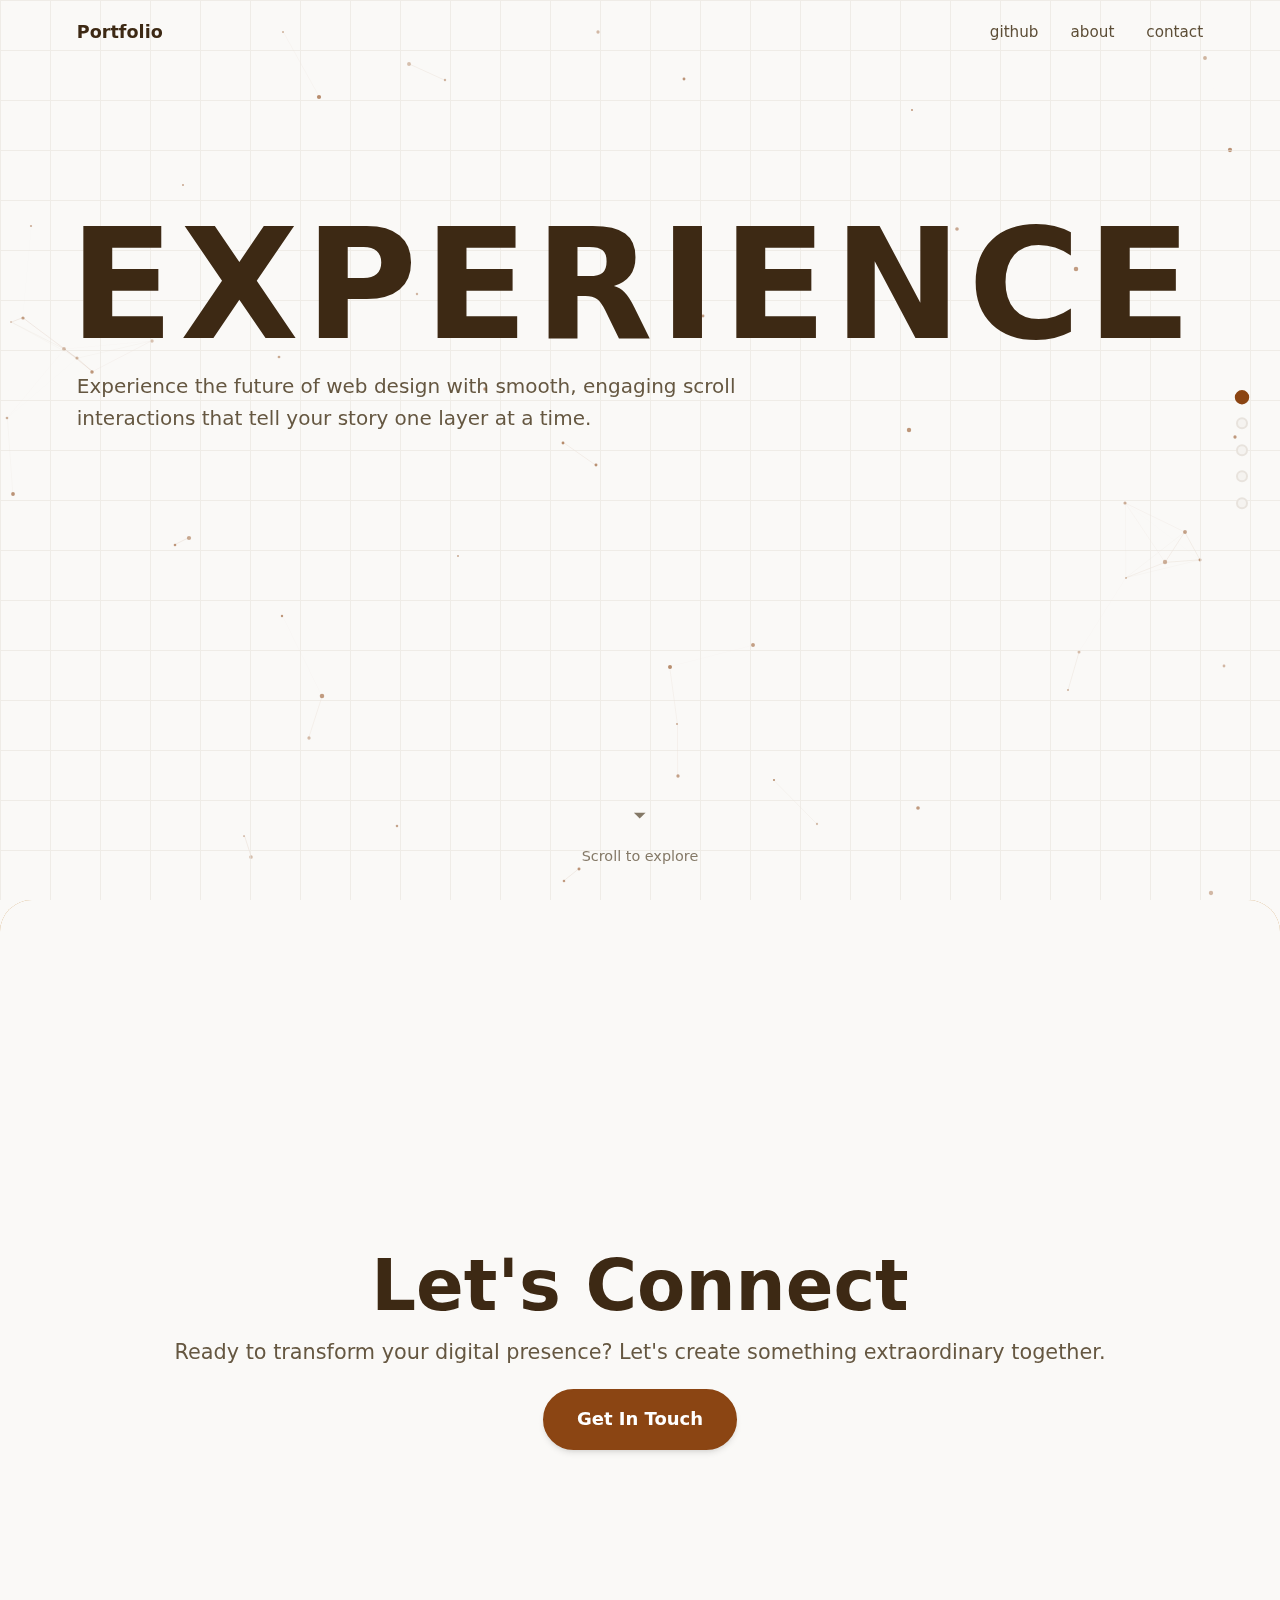
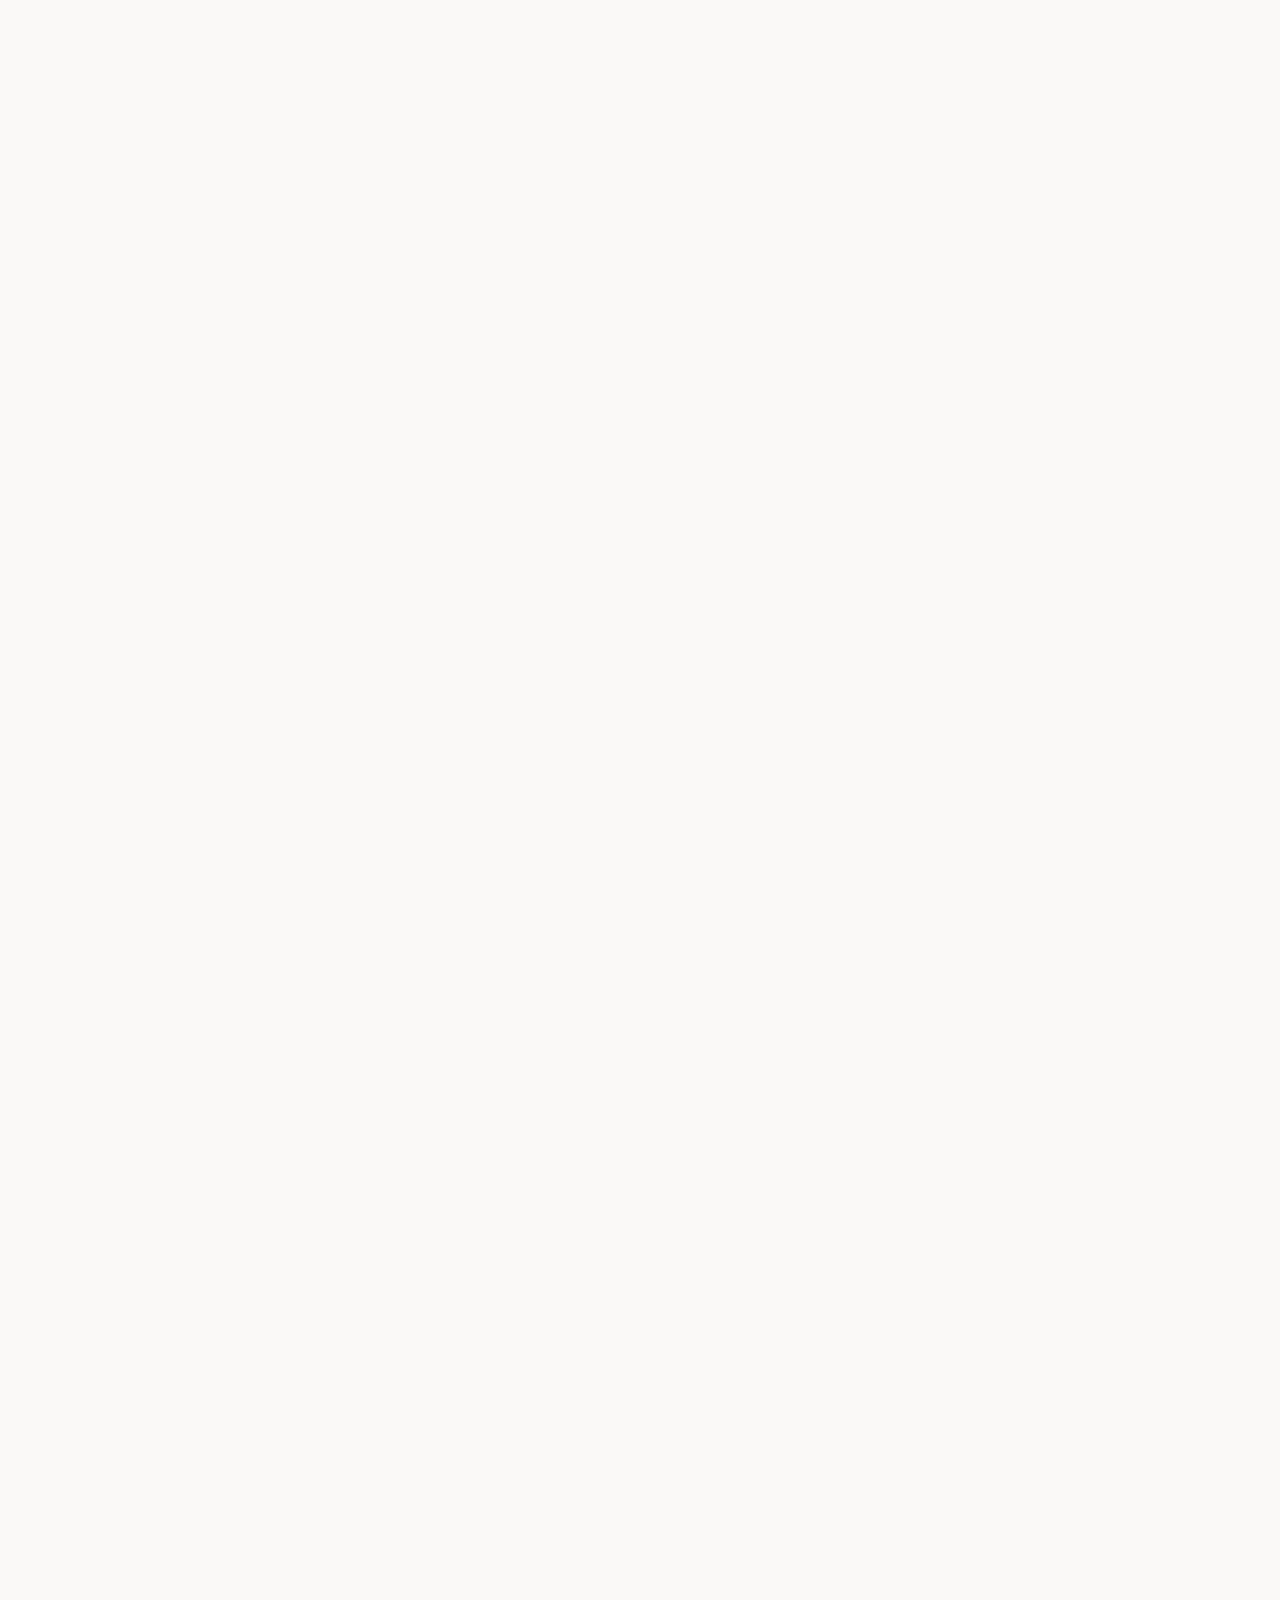
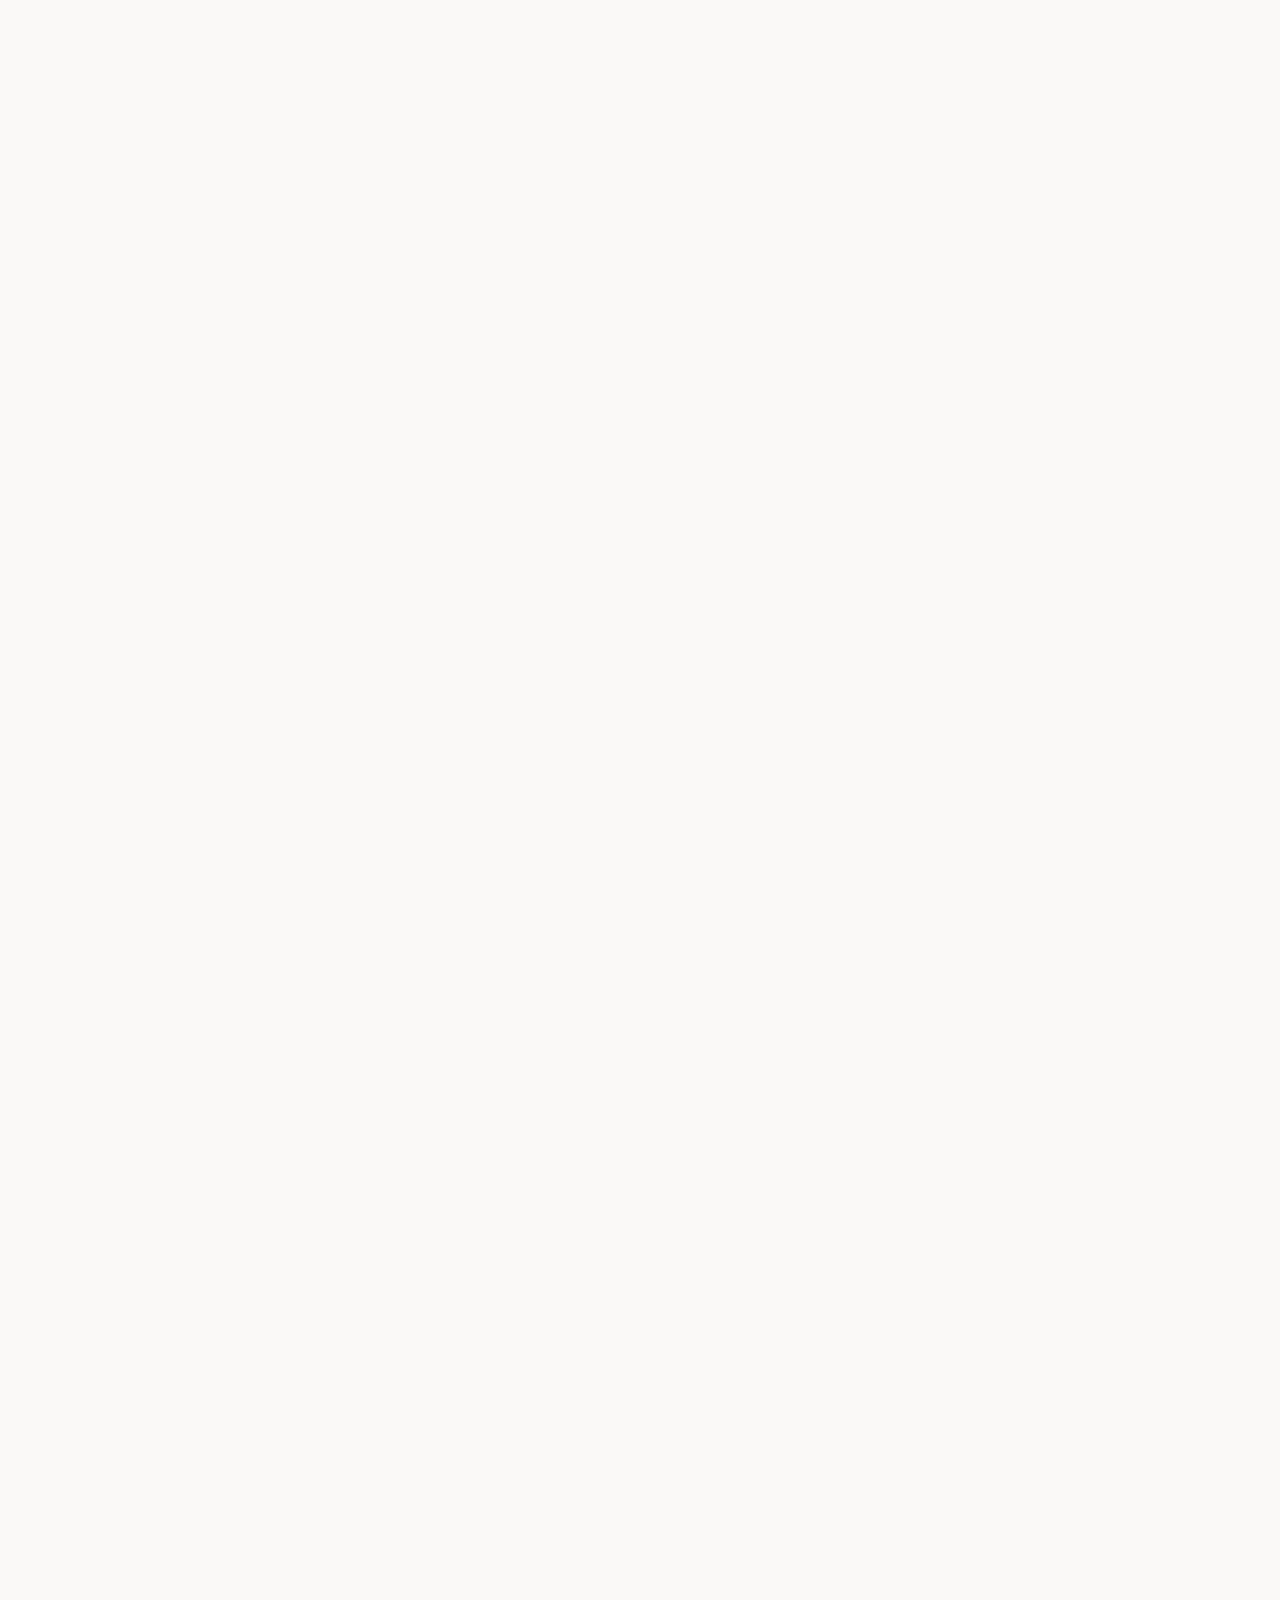
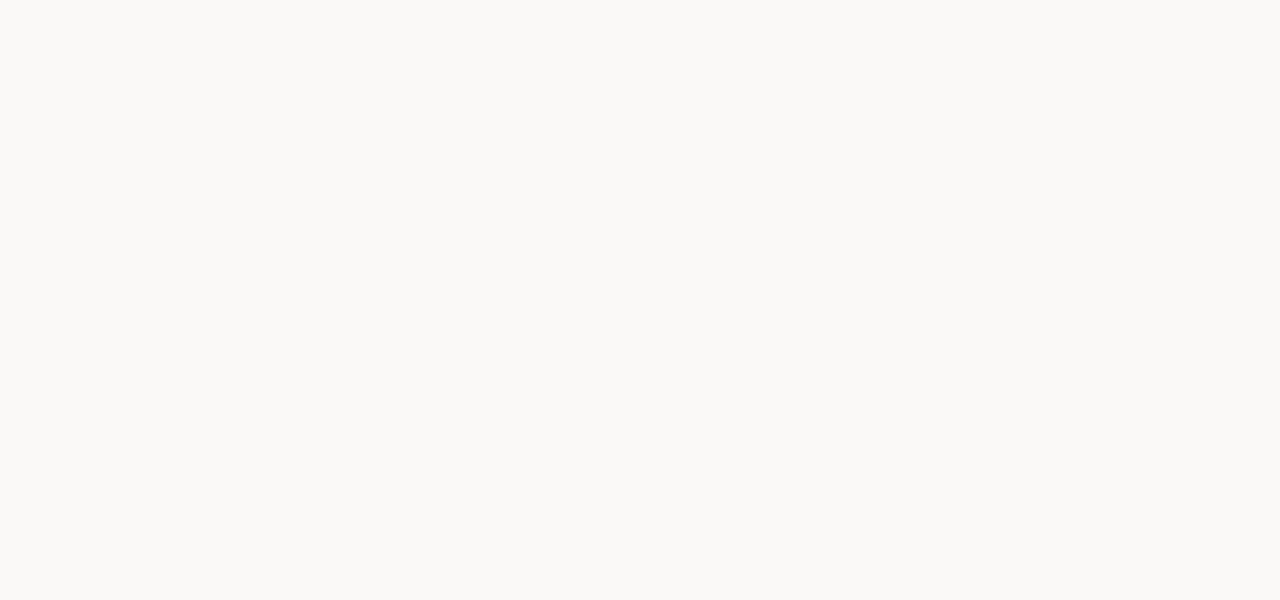
<file: drawer-scroll-demo.html>
<!DOCTYPE html>
<html lang="en">
<head>
  <meta charset="utf-8" />
  <meta name="viewport" content="width=device-width,initial-scale=1" />
  <title>Drawer Scroll Effect — Themed</title>
  <link rel="stylesheet" href="css/main.css" />
  <style>
    /* Reset and base */
    * { box-sizing: border-box; margin: 0; padding: 0; }
    html, body { height: 100%; }

    /* Use site theme variables, but keep cursor visible on this standalone page */
    body {
      font-family: var(--font-primary);
      background: var(--background);
      color: var(--text-primary);
      overflow-x: hidden;
      overflow-y: auto;
      cursor: auto !important;
    }
    a, button, input, textarea, select, [role="button"], [onclick] {
      cursor: auto !important;
    }



    /* creates scrollable space */
    .page-container { height: 600vh; position: relative; }

    /* fixed viewport wrapper that holds absolute sections */
    .sections-wrapper {
      position: fixed;
      top: 0; left: 0;
      width: 100%; height: 100vh;
      pointer-events: none; /* let page scrolling pass through; each section itself allows interactions */
    }

    /* each full-screen layer */
    .drawer-section {
      position: absolute;
      top: 0; left: 0;
      width: 100%; height: 100vh;
      display: flex;
      align-items: center;
      justify-content: center;
      pointer-events: auto; /* allow clicks inside */
      transition: transform 320ms cubic-bezier(.2,.9,.2,1);
      will-change: transform;
      /* subtle themed shadow */
      box-shadow: var(--shadow-lg) inset 0 0 0 rgba(0,0,0,0);
    }


    /* background layer for first section */
    .drawer-section--has-bg { position: relative; }
    .drawer-section--has-bg .drawer-bg {
      position: absolute; inset: 0; overflow: hidden; z-index: 0;
    }
    .drawer-hero-canvas {
      position: absolute; inset: 0; width: 100%; height: 100%; display: block; pointer-events: none;
    }
    /* reuse site's grid animation via hero__lines, ensure it sits above canvas */
    .drawer-section--has-bg .hero__lines { 
      pointer-events: none; 
      z-index: 1; 
      opacity: 0.6;
      position: absolute;
      top: -50px;
      left: -50px;
      width: calc(100% + 100px);
      height: calc(100% + 100px);
      background-image: 
        linear-gradient(90deg, var(--border) 1px, transparent 1px),
        linear-gradient(var(--border) 1px, transparent 1px);
      background-size: 50px 50px;
      animation: moveLines 20s linear infinite;
    }

    @keyframes moveLines {
      0% { transform: translate(0, 0); }
      100% { transform: translate(50px, 50px); }
    }

    .drawer-section.hero {
      position: relative;
      align-items: flex-start;    /* vertical alignment: top */
      justify-content: flex-start; /* horizontal alignment: left */
    }

    .drawer-section#about {
      align-items: flex-start;    /* vertical alignment: top */
      justify-content: flex-start; /* horizontal alignment: left */
    }

    /* stacking order (later sections above earlier ones) and themed backgrounds */
    .drawer-section:nth-child(1){ z-index: 1; background: var(--background); }
    .drawer-section:nth-child(2){ z-index: 2; background: var(--surface); border-top-left-radius: var(--radius-3xl); border-top-right-radius: var(--radius-3xl); overflow: hidden; }
    .drawer-section:nth-child(3){ z-index: 3; background: var(--accent); border-top-left-radius: var(--radius-3xl); border-top-right-radius: var(--radius-3xl); overflow: hidden; }
    .drawer-section:nth-child(4){ z-index: 4; background: var(--accent-light); border-top-left-radius: var(--radius-3xl); border-top-right-radius: var(--radius-3xl); overflow: hidden; }
    .drawer-section:nth-child(5){ z-index: 5; background: var(--background); border-top-left-radius: var(--radius-3xl); border-top-right-radius: var(--radius-3xl); overflow: hidden; }

    /* content area — themed text colors; this is the only thing that fades */
    .section-content {
      text-align: center; color: var(--text-primary); padding: 0 6vw;
      position: relative; z-index: 2;
      transition: opacity 260ms linear;
      will-change: opacity;
      width: 100%;
      max-width: 100%;
    }

    .section-content h1 { font-size: clamp(2.2rem, 7vw, 4.4rem); margin-bottom: 0.75rem; line-height: 1.05; }
    .section-content p { font-size: clamp(1rem, 2vw, 1.3rem); opacity: 0.95; margin-bottom: 1.25rem; font-weight: 400; color: var(--text-secondary); }

    .cta-button {
      display: inline-block; padding: 0.9rem 2rem;
      background: var(--primary); border: 2px solid var(--primary);
      border-radius: 40px; color: var(--white); text-decoration: none; font-weight: 600;
      transition: transform var(--transition-base), box-shadow var(--transition-base), background var(--transition-base);
      box-shadow: var(--shadow-md);
    }
    .cta-button:hover { transform: translateY(-2px); box-shadow: var(--shadow-lg); background: var(--primary-dark); }

    .scroll-indicator { position: fixed; bottom: 2rem; left: 50%; transform: translateX(-50%); z-index: 300; color: var(--text-secondary); text-align:center; transition: opacity 220ms linear; }
    .scroll-indicator svg{ width: 28px; height: 28px; fill: var(--text-secondary); opacity: 0.75; }
    .scroll-text { font-size: 0.9rem; opacity: 0.75; margin-top: 0.45rem; }

    .nav-dots { position: fixed; right: 2rem; top: 50%; transform: translateY(-50%); z-index: 300; display:flex; flex-direction: column; gap: 0.9rem; }
    .nav-dot { width: 12px; height: 12px; border-radius: 50%; background: var(--surface); border: 2px solid var(--border); cursor: pointer; transition: all 180ms ease; }
    .nav-dot.active { background: var(--primary); border-color: var(--primary); transform: scale(1.2); }
    
    /* Top navigation bar */
    .hero-nav {
      position: absolute;
      top: 0;
      left: 6vw;
      right: 6vw;
      height: var(--nav-height);
      z-index: 10;
      pointer-events: auto;
      display: flex;
      align-items: center;
      justify-content: space-between;
      max-width: 88vw;
      margin-left: 0;
    }
    
    .hero-nav .nav-text {
      color: var(--text-primary);
      font-weight: 600;
      font-size: 1.1rem;
    }
    
    .hero-nav .nav-links {
      display: flex;
      gap: 2rem;
    }
    
    .hero-nav .nav-link {
      position: relative;
      color: var(--text-secondary);
      text-decoration: none;
      font-size: 0.95rem;
      padding: var(--space-xs) 0;
      transition: color var(--transition-base);
    }
    
    .hero-nav .nav-link::after {
      content: '';
      position: absolute;
      bottom: 0;
      left: 0;
      width: 0;
      height: 2px;
      background: var(--primary);
      transition: width var(--transition-base);
    }
    
    .hero-nav .nav-link:hover {
      color: var(--primary);
    }
    
    .hero-nav .nav-link:hover::after {
      width: 100%;
    }

    /* Giant headline and content for first section */
    .hero-header {
      margin-top: 24vh;
      max-width: 88vw;
      text-align: left;
    }
    .hero-headline {
      font-weight: 800;
      letter-spacing: 0.04em;
      text-transform: uppercase;
      color: var(--text-primary);
      line-height: 0.9;
      width: 75vw; /* cover ~3/4 of screen width */
      font-size: clamp(4rem, 12vw, 18rem);
      white-space: nowrap;
      margin: 0;
      padding: 0;
      text-indent: -0.05em; /* Optical adjustment for large fonts */
    }
    .hero-header p {
      margin-top: var(--space-sm);
      font-size: clamp(1rem, 2vw, 1.25rem);
      color: var(--text-secondary);
      max-width: 60vw;
    }
    
    /* About section specific styles */
    .about-header {
      text-align: left;
      max-width: 88vw;
      width: 70%;
      margin-top: 12vh;
    }

    .about-title {
      font-size: clamp(3.5rem, 10vw, 8rem);
      font-weight: 800;
      letter-spacing: 0.02em;
      text-transform: uppercase;
      color: var(--text-primary);
      line-height: 0.9;
      margin-bottom: var(--space-lg);
    }

    .about-description {
      margin-bottom: var(--space-xl);
    }

    .about-description p {
      font-size: clamp(1rem, 2vw, 1.25rem);
      color: var(--text-secondary);
      line-height: 1.6;
      margin-bottom: var(--space-md);
    }

    .about-stats {
      display: flex;
      gap: var(--space-xl);
      margin-top: var(--space-xl);
    }

    .stat-card {
      text-align: center;
      padding: var(--space-lg) var(--space-md);
      background: rgba(255, 255, 255, 0.05);
      border: 1px solid var(--border);
      border-radius: var(--radius-lg);
      backdrop-filter: blur(10px);
      transition: transform var(--transition-base), box-shadow var(--transition-base);
      min-width: 120px;
    }

    .stat-card:hover {
      transform: translateY(-2px);
      box-shadow: var(--shadow-lg);
    }

    .stat-number {
      font-size: clamp(2rem, 4vw, 3rem);
      font-weight: 700;
      color: var(--primary);
      margin-bottom: var(--space-xs);
      line-height: 1;
    }

    .stat-label {
      font-size: clamp(0.85rem, 1.5vw, 1rem);
      color: var(--text-secondary);
      font-weight: 500;
      margin: 0;
    }

    .about-image {
      position: absolute;
      right: 8vw;
      top: 50%;
      transform: translateY(-50%);
      margin-top: 6vh;
      max-width: 25vw;
      z-index: 1;
    }

    .about-image-container {
      position: relative;
      width: 100%;
      max-width: 350px;
      margin: 0 auto;
    }

    .about-photo {
      max-width: 100%;
      height: auto;
      border-radius: var(--radius-lg);
      filter: drop-shadow(var(--shadow-lg));
      object-fit: cover;
    }

    @media (max-width: 768px) {
      .nav-dots { right: 1rem; }
      .section-content { padding: 1.25rem; }
      .hero-header { left: 5vw; top: 10vh; }
      .hero-headline { width: 86vw; font-size: clamp(3rem, 16vw, 10rem); }
      
      .about-header { margin-left: 5vw; margin-top: 10vh; max-width: 90vw; }
      .about-image { position: static; transform: none; max-width: 100%; margin-top: var(--space-lg); }
      .about-title { font-size: clamp(2.5rem, 12vw, 5rem); }
      .about-stats { flex-direction: column; gap: var(--space-md); }
      .stat-card { min-width: auto; }
    }
  </style>
</head>
<body>
  <div class="page-container"></div>

  <div class="sections-wrapper" id="sectionsWrapper">

    <div id="hero" class="drawer-section drawer-section--has-bg hero" data-section="0">
      <!-- Background layer -->
      <div class="drawer-bg" aria-hidden="true">
        <canvas id="drawerHeroCanvas" class="drawer-hero-canvas"></canvas>
        <div class="hero__lines" aria-hidden="true"></div>
      </div>
      <!-- Fixed navigation bar (does not fade) -->
      <div class="hero-nav">
        <div class="nav-text">Portfolio</div>
        <div class="nav-links">
          <a href="https://github.com" class="nav-link">github</a>
          <a href="" class="nav-link">about</a>
          <a href="#" class="nav-link">contact</a>
        </div>
      </div>
      <div class="section-content">
        <div class="hero-header">
          <div class="hero-headline">EXPERIENCE</div>
          <p>Experience the future of web design with smooth, engaging scroll interactions that tell your story one layer at a time.</p>
        </div>
      </div>
    </div>

    <div id="about" class="drawer-section" data-section="1">
      <div class="section-content">
        <div class="about-header">
          <div class="about-title">About Me</div>
          <div class="about-description">
            <p>I'm a creative developer with a passion for transforming ideas into exceptional digital experiences. With expertise in modern web technologies, I specialize in creating interactive, accessible, and performant websites.</p>
            <p>My approach combines technical precision with creative problem-solving, ensuring every project not only looks beautiful but also delivers outstanding user experiences across all devices.</p>
          </div>
          
          <div class="about-stats">
            <div class="stat-card">
              <h3 class="stat-number">5+</h3>
              <p class="stat-label">Years Experience</p>
            </div>
            <div class="stat-card">
              <h3 class="stat-number">50+</h3>
              <p class="stat-label">Projects Completed</p>
            </div>
            <div class="stat-card">
              <h3 class="stat-number">98%</h3>
              <p class="stat-label">Client Satisfaction</p>
            </div>
          </div>
        </div>
        
        <div class="about-image">
          <div class="about-image-container">
            <img src="assets/business-presentation.svg" alt="Working on a project" class="about-photo" width="800" height="600" loading="lazy">
          </div>
        </div>
      </div>
    </div>

    <div id="experience" class="drawer-section" data-section="2">
      <div class="section-content">
        <h1>Performance Matters</h1>
        <p>Lightning-fast load times meet stunning visuals. Our solutions are optimized for speed without compromising on beauty.</p>
        <a href="#" class="cta-button">See Results</a>
      </div>
    </div>

    <div id="projects" class="drawer-section" data-section="3">
      <div class="section-content">
        <h1>Built to Scale</h1>
        <p>From startups to enterprises, our architecture grows with your ambitions. Robust, reliable, and ready for tomorrow.</p>
        <a href="#" class="cta-button">Start Building</a>
      </div>
    </div>

    <div class="drawer-section" data-section="4" id="connect">
      <div class="section-content">
        <h1>Let's Connect</h1>
        <p>Ready to transform your digital presence? Let's create something extraordinary together.</p>
        <a href="#" class="cta-button">Get In Touch</a>
      </div>
    </div>
  </div>

  <div class="scroll-indicator" id="scrollIndicator">
    <svg viewBox="0 0 24 24"><path d="M7 10l5 5 5-5z"/></svg>
    <div class="scroll-text">Scroll to explore</div>
  </div>

  <div class="nav-dots" id="navDots"></div>

  <script>
    // Lightweight particle system for the first section only (themed)
    class DrawerParticleSystem {
      constructor(canvas) {
        this.canvas = canvas;
        this.ctx = canvas.getContext('2d');
        this.particles = [];
        this.mousePosition = { x: 0, y: 0 };
        this.primaryHex = this.getCssVar('--primary') || '#8B4513';
        this.primaryRgb = this.hexToRgb(this.primaryHex) || { r: 139, g: 69, b: 19 };

        this.resize();
        this.setupCanvas();
        this.createParticles();
        this.bindEvents();
        this.animate();
      }

      getCssVar(name) {
        return getComputedStyle(document.documentElement).getPropertyValue(name).trim();
      }

      hexToRgb(hex) {
        const normalized = hex.startsWith('#') ? hex.slice(1) : hex;
        if (normalized.length === 3) {
          const r = parseInt(normalized[0] + normalized[0], 16);
          const g = parseInt(normalized[1] + normalized[1], 16);
          const b = parseInt(normalized[2] + normalized[2], 16);
          return { r, g, b };
        }
        if (normalized.length === 6) {
          const r = parseInt(normalized.slice(0, 2), 16);
          const g = parseInt(normalized.slice(2, 4), 16);
          const b = parseInt(normalized.slice(4, 6), 16);
          return { r, g, b };
        }
        return null;
      }

      setupCanvas() {
        this.ctx.imageSmoothingEnabled = true;
        this.ctx.imageSmoothingQuality = 'high';
        this.ctx.lineWidth = 0;
        this.ctx.strokeStyle = 'transparent';
      }

      resize() {
        const rect = this.canvas.getBoundingClientRect();
        this.canvas.width = Math.max(1, Math.round(rect.width));
        this.canvas.height = Math.max(1, Math.round(rect.height));
      }

      bindEvents() {
        window.addEventListener('resize', () => {
          this.resize();
          this.particles = [];
          this.createParticles();
        });

        document.addEventListener('mousemove', (e) => {
          const rect = this.canvas.getBoundingClientRect();
          this.mousePosition.x = e.clientX - rect.left;
          this.mousePosition.y = e.clientY - rect.top;
        });
      }

      createParticles() {
        const area = this.canvas.width * this.canvas.height;
        const count = Math.floor(area / 20000);
        for (let i = 0; i < count; i++) {
          this.particles.push({
            x: Math.random() * this.canvas.width,
            y: Math.random() * this.canvas.height,
            vx: (Math.random() - 0.5) * 0.5,
            vy: (Math.random() - 0.5) * 0.5,
            size: Math.random() * 1.5 + 0.8,
            opacity: Math.random() * 0.3 + 0.3,
            baseX: 0,
            baseY: 0
          });
        }
        this.particles.forEach(p => { p.baseX = p.x; p.baseY = p.y; });
      }

      animate() {
        const ctx = this.ctx;
        ctx.clearRect(0, 0, this.canvas.width, this.canvas.height);

        // update and draw particles
        for (let i = 0; i < this.particles.length; i++) {
          const p = this.particles[i];
          const dx = this.mousePosition.x - p.x;
          const dy = this.mousePosition.y - p.y;
          const dist = Math.hypot(dx, dy);
          const maxD = 100;
          if (dist < maxD) {
            const force = (maxD - dist) / maxD;
            const angle = Math.atan2(dy, dx);
            p.vx -= Math.cos(angle) * force * 0.5;
            p.vy -= Math.sin(angle) * force * 0.5;
          }
          p.vx += (p.baseX - p.x) * 0.01;
          p.vy += (p.baseY - p.y) * 0.01;
          p.vx *= 0.98;
          p.vy *= 0.98;
          p.x += p.vx;
          p.y += p.vy;
          if (p.x < 0) p.x = this.canvas.width;
          if (p.x > this.canvas.width) p.x = 0;
          if (p.y < 0) p.y = this.canvas.height;
          if (p.y > this.canvas.height) p.y = 0;

          ctx.save();
          ctx.globalAlpha = p.opacity;
          ctx.fillStyle = this.primaryHex;
          ctx.beginPath();
          ctx.arc(Math.round(p.x), Math.round(p.y), p.size, 0, Math.PI * 2);
          ctx.fill();
          ctx.restore();
        }

        // draw connections
        for (let i = 0; i < this.particles.length; i++) {
          for (let j = i + 1; j < this.particles.length; j++) {
            const a = this.particles[i];
            const b = this.particles[j];
            const dx = a.x - b.x;
            const dy = a.y - b.y;
            const d = Math.hypot(dx, dy);
            if (d < 100) {
              const alpha = 0.1 * (1 - d / 100);
              this.ctx.strokeStyle = `rgba(${this.primaryRgb.r}, ${this.primaryRgb.g}, ${this.primaryRgb.b}, ${alpha})`;
              this.ctx.beginPath();
              this.ctx.moveTo(a.x, a.y);
              this.ctx.lineTo(b.x, b.y);
              this.ctx.stroke();
            }
          }
        }

        requestAnimationFrame(() => this.animate());
      }
    }

    const sections = Array.from(document.querySelectorAll('.drawer-section'));
    const navDotsContainer = document.getElementById('navDots');
    const scrollIndicator = document.getElementById('scrollIndicator');
    const progressBar = document.getElementById('progressBar');

    const TOTAL_SECTIONS = sections.length;
    let SECTION_HEIGHT = window.innerHeight * 1.2;

    // create nav dots
    sections.forEach((section, i) => {
      const dot = document.createElement('div');
      dot.className = 'nav-dot' + (i === 0 ? ' active' : '');
      dot.dataset.sectionId = section.id; // Associate dot with section ID
      dot.addEventListener('click', () => {
        // Use the section height calculation for smooth scrolling
        window.scrollTo({ top: i * SECTION_HEIGHT, behavior: 'smooth' });
      });
      navDotsContainer.appendChild(dot);
    });
    const navDots = Array.from(document.querySelectorAll('.nav-dot'));

    const clamp = (v, a, b) => Math.max(a, Math.min(b, v));

    function handleScroll() {
      const scrollTop = window.pageYOffset || document.documentElement.scrollTop;
      const maxScroll = document.documentElement.scrollHeight - window.innerHeight;
      const scrollProgress = maxScroll > 0 ? clamp(scrollTop / maxScroll, 0, 1) : 0;
      if (progressBar) progressBar.style.width = `${scrollProgress * 100}%`;

      // Update active nav dot
      updateActiveNavDot();

      // Reset all contents to visible by default (we only fade specific previous content during slide)
      sections.forEach((s) => {
        const c = s.querySelector('.section-content');
        if (c) c.style.opacity = '1';
      });

      sections.forEach((section, index) => {
        const content = section.querySelector('.section-content');
        // first section: keep background fixed, fade content as we scroll away
        if (index === 0) {
          section.style.transform = 'translateY(0)'; // background stays put
          const fadeProgress = clamp(scrollTop / SECTION_HEIGHT, 0, 1);
          if (content) content.style.opacity = String(Math.max(0, 1 - fadeProgress * 0.95));
          return;
        }

        const sectionStart = (index - 1) * SECTION_HEIGHT;
        const sectionEnd = index * SECTION_HEIGHT;

        // before we reach the section: keep it positioned below viewport
        if (scrollTop < sectionStart) {
          section.style.transform = 'translateY(100vh)';
          return;
        }

        // while the section is sliding up into view
        if (scrollTop >= sectionStart && scrollTop <= sectionEnd) {
          const slideProgress = clamp((scrollTop - sectionStart) / SECTION_HEIGHT, 0, 1);
          const translateY = (1 - slideProgress) * 100; // vh
          section.style.transform = `translateY(${translateY}vh)`;

          // fade ONLY the previous section's content (so the previous background stays intact)
          const prevContent = sections[index - 1].querySelector('.section-content');
          if (prevContent) prevContent.style.opacity = String(Math.max(0, 1 - slideProgress * 0.95));

          // incoming section content stays visible
          if (content) content.style.opacity = '1';
          return;
        }

        // fully in view
        if (scrollTop > sectionEnd) {
          section.style.transform = 'translateY(0)';
          if (content) content.style.opacity = '1';
        }
      });

      // hide hint after some scroll
      scrollIndicator.style.opacity = (scrollTop > 100 ? '0' : '1');

      // subtle parallax on shapes (none remain, but kept for completeness if added later)
    //   document.querySelectorAll('.bg-shape').forEach((shape, i) => {
    //     const speed = (i + 1) * 0.04;
    //     shape.style.transform = `translateY(${-(scrollTop * speed)}px)`;
    //   });
    }

    function initPositions() {
      SECTION_HEIGHT = window.innerHeight * 1.2;
      sections.forEach((s, i) => {
        if (i === 0) {
          s.style.transform = 'translateY(0)';
        } else {
          s.style.transform = 'translateY(100vh)';
        }
        const c = s.querySelector('.section-content');
        if (c) c.style.opacity = '1';
      });
    }

    // Function to update active nav dot based on scroll position
    function updateActiveNavDot() {
      const scrollTop = window.pageYOffset || document.documentElement.scrollTop;
      const currentSectionFloat = scrollTop / SECTION_HEIGHT;
      const currentSectionIndex = Math.round(currentSectionFloat);
      
      // Update nav dots
      navDots.forEach((dot, i) => {
        dot.classList.toggle('active', i === currentSectionIndex);
      });
    }

    // Initialize particle system for the first section only
    const drawerCanvas = document.getElementById('drawerHeroCanvas');
    let drawerParticleSystem = null;
    if (drawerCanvas) {
      drawerParticleSystem = new DrawerParticleSystem(drawerCanvas);
    }

    window.addEventListener('scroll', handleScroll, { passive: true });
    window.addEventListener('resize', () => { initPositions(); handleScroll(); });

    initPositions();
    handleScroll();
  </script>
</body>
</html>
</file>
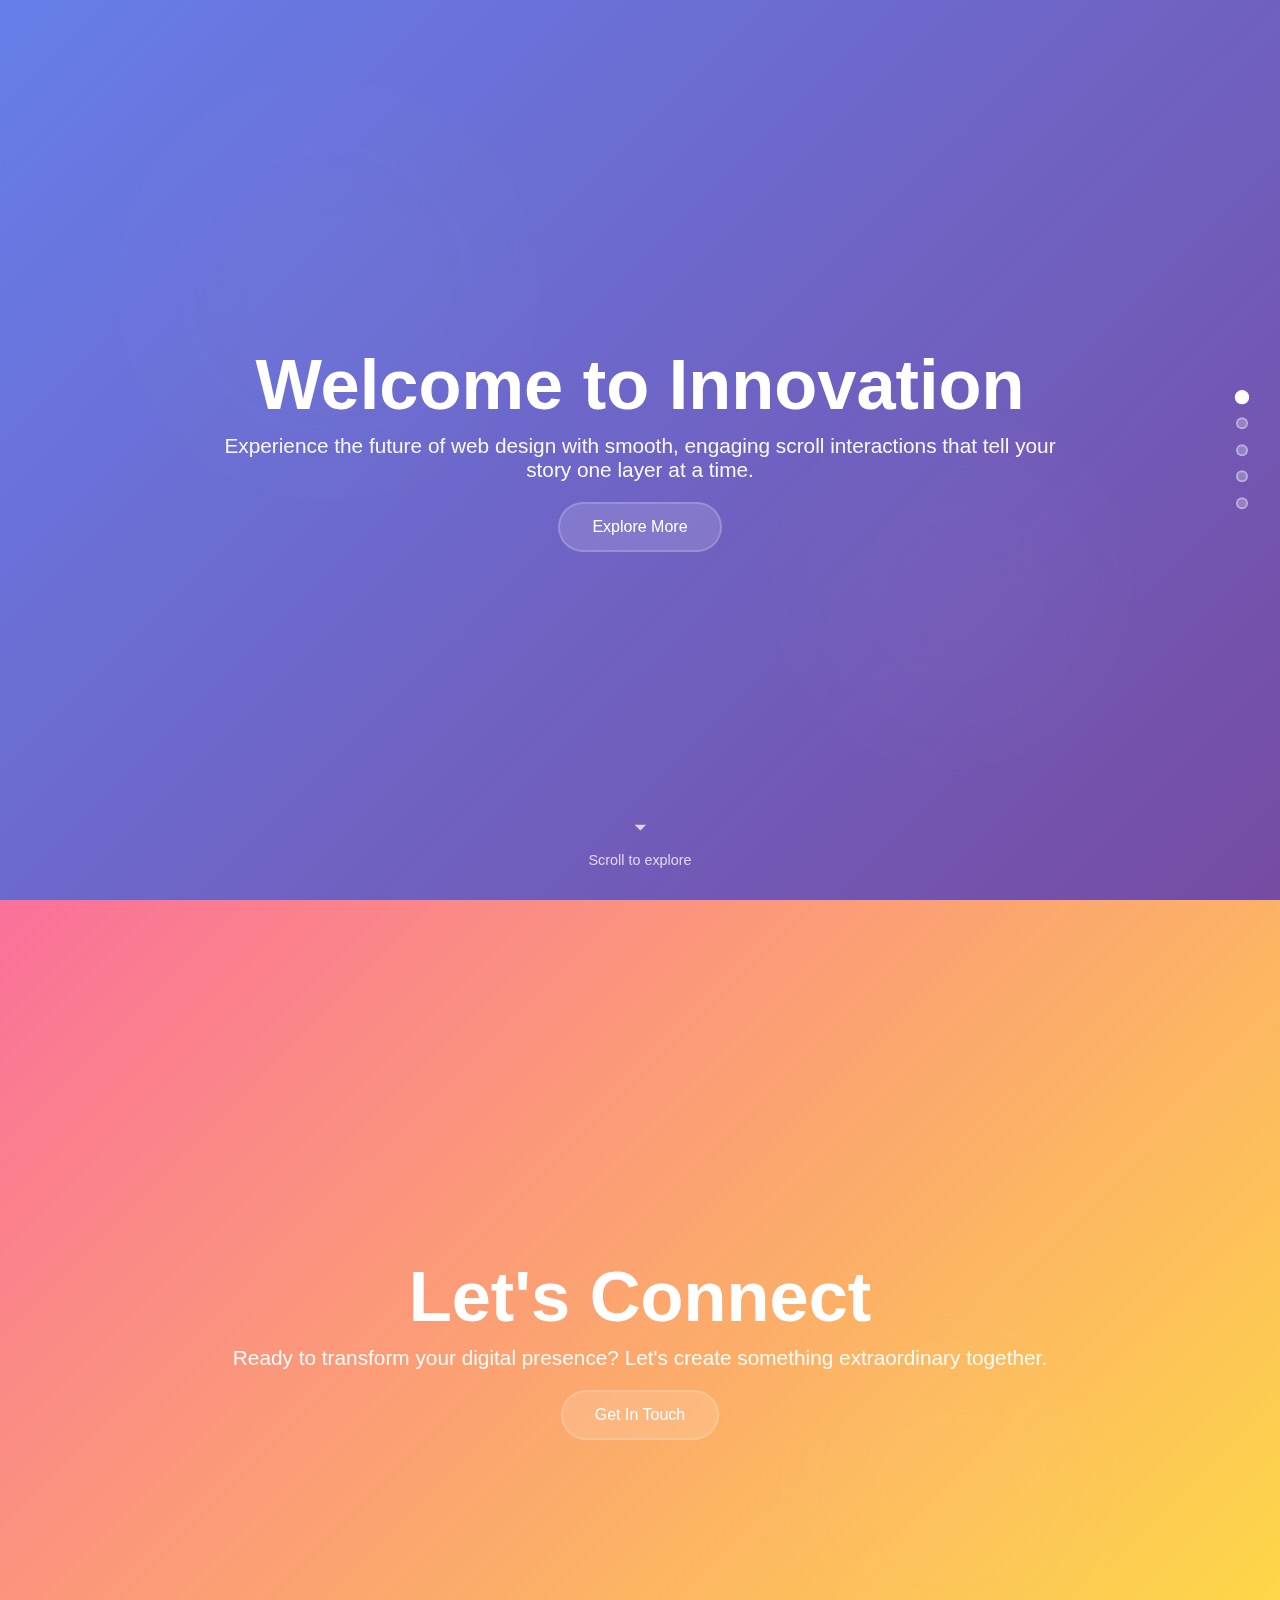
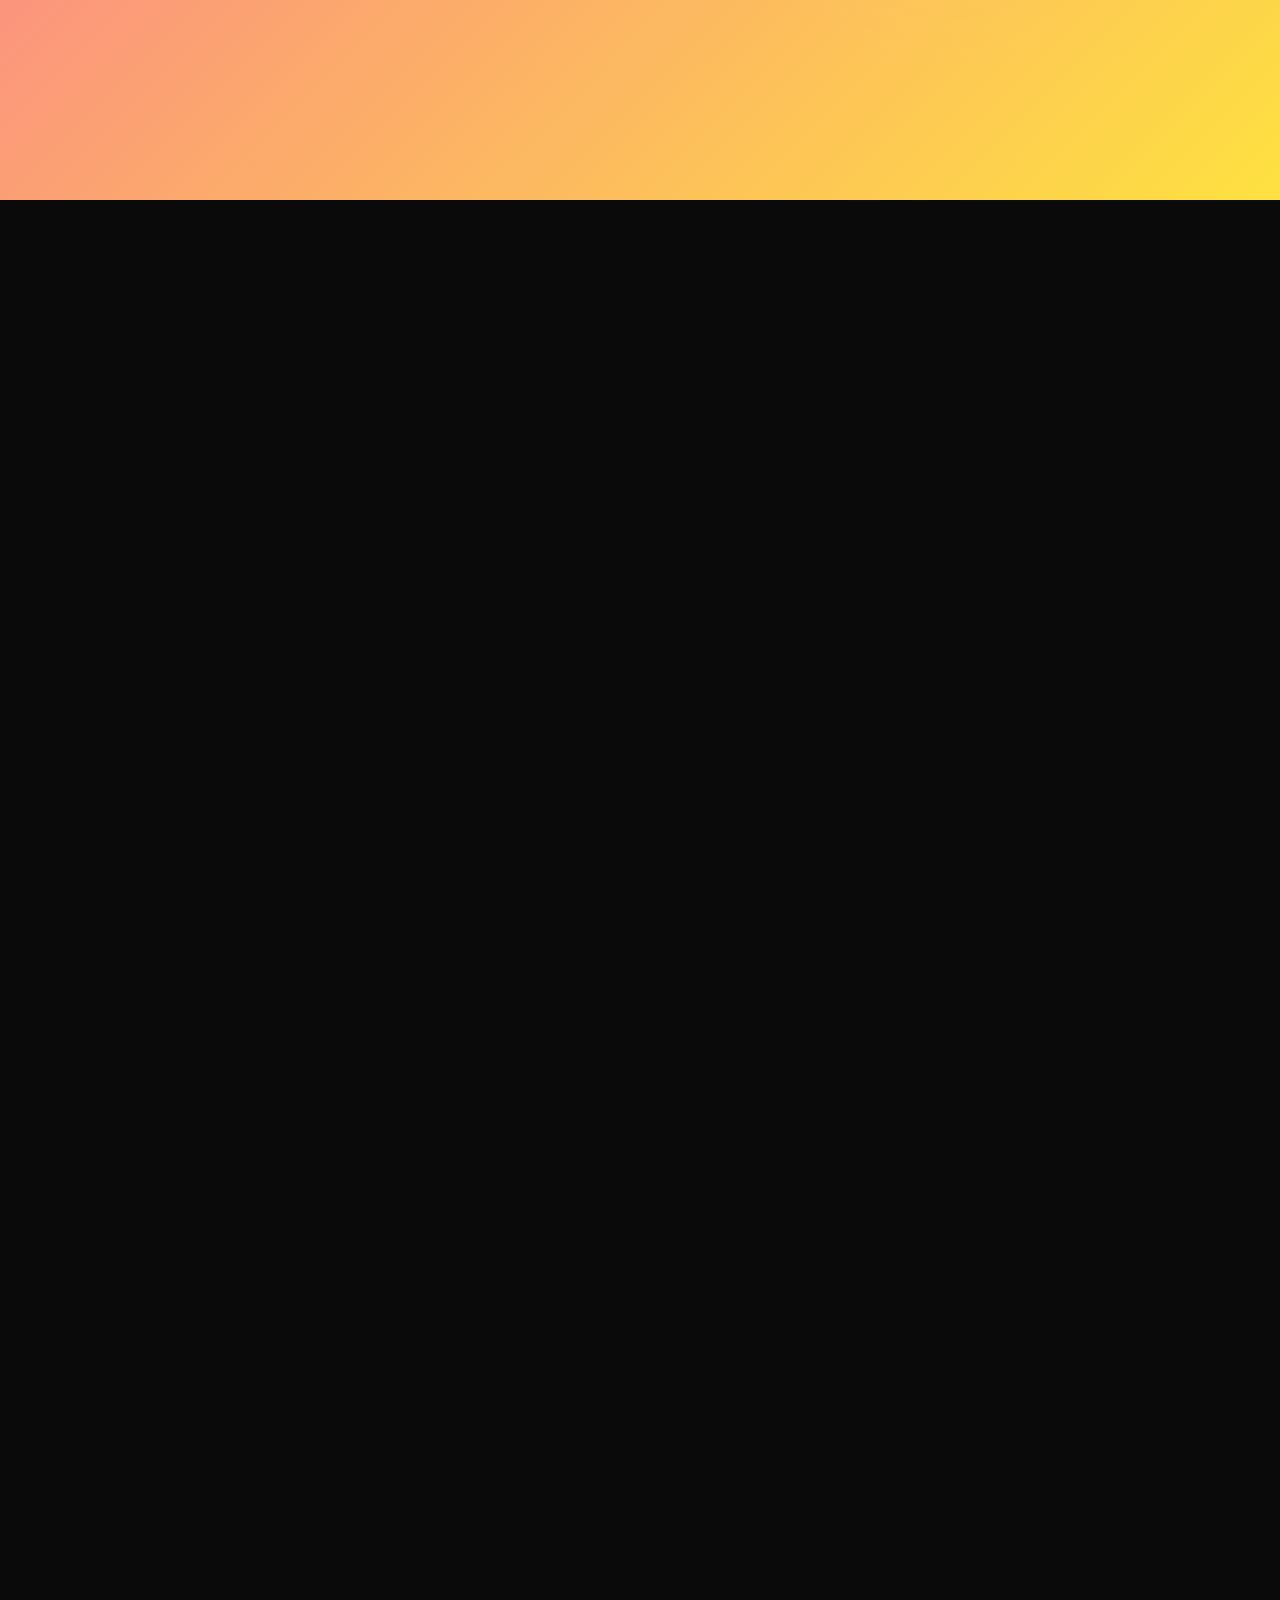
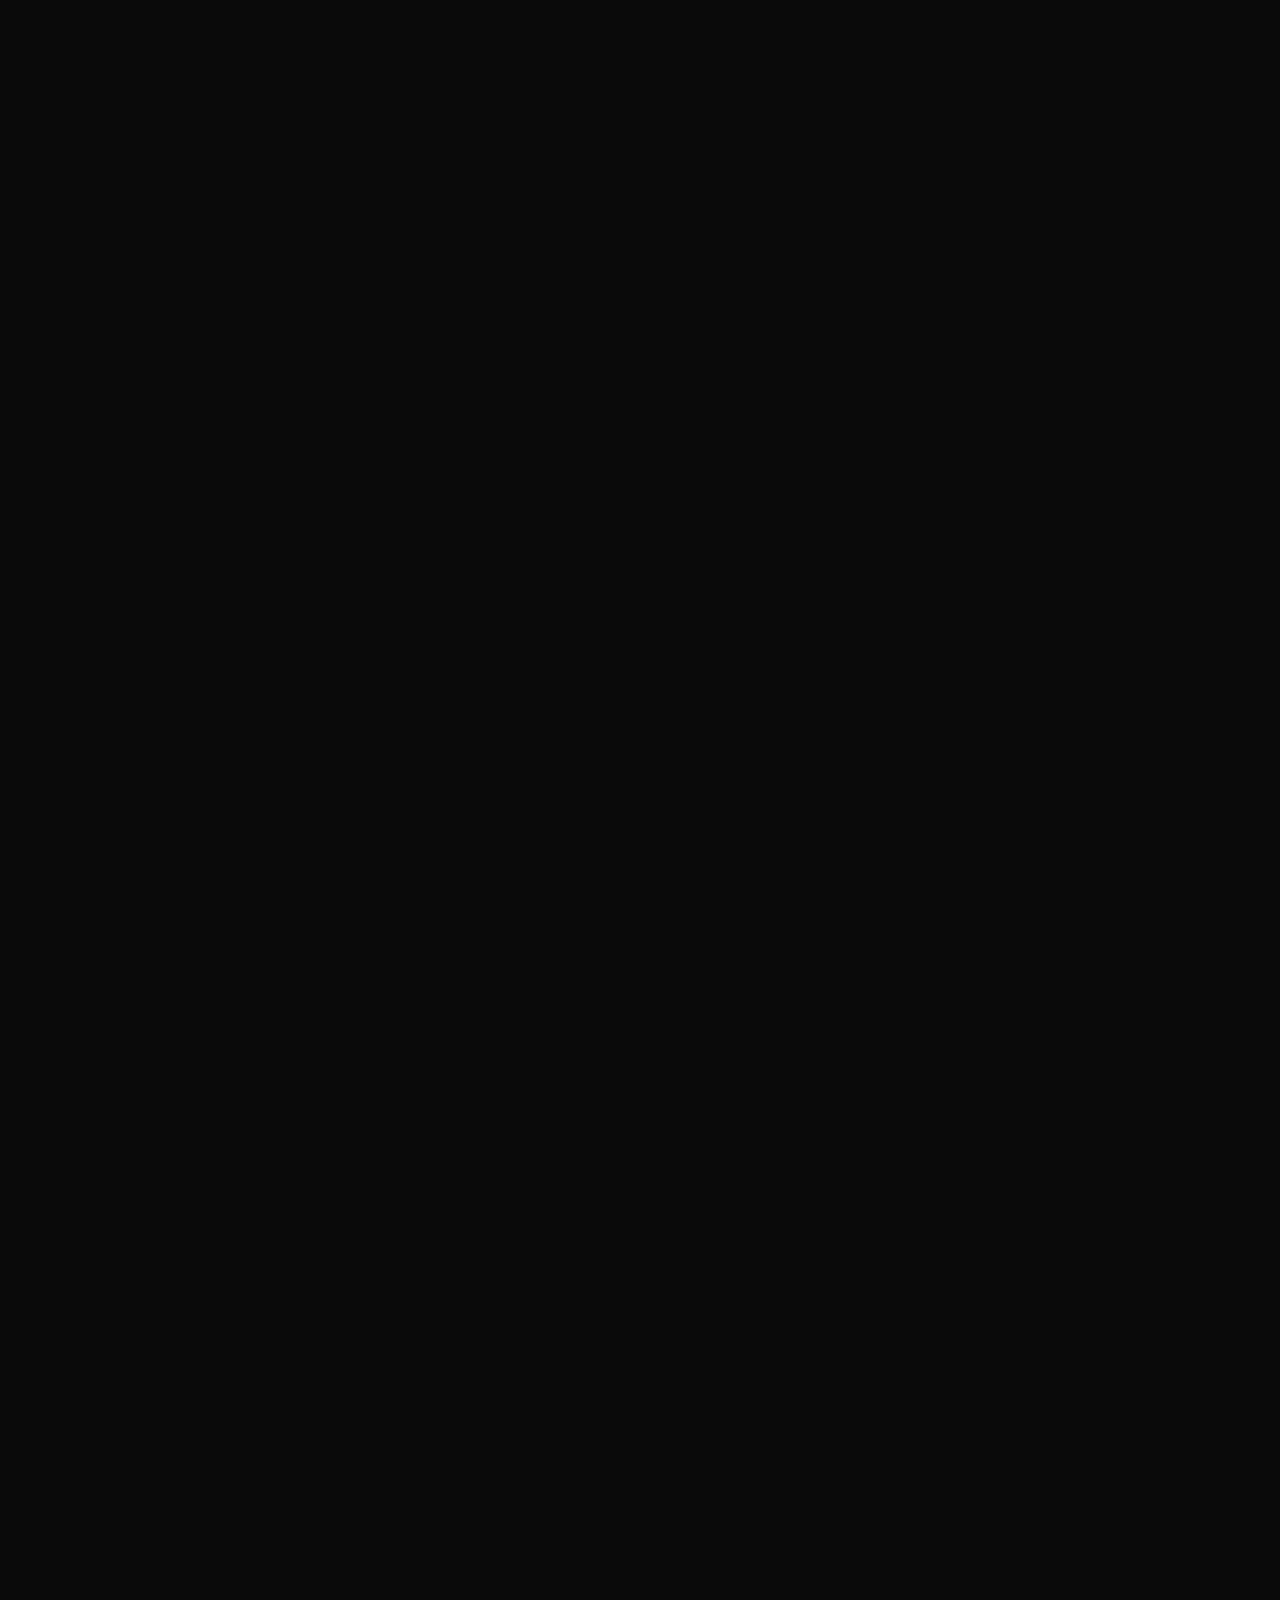
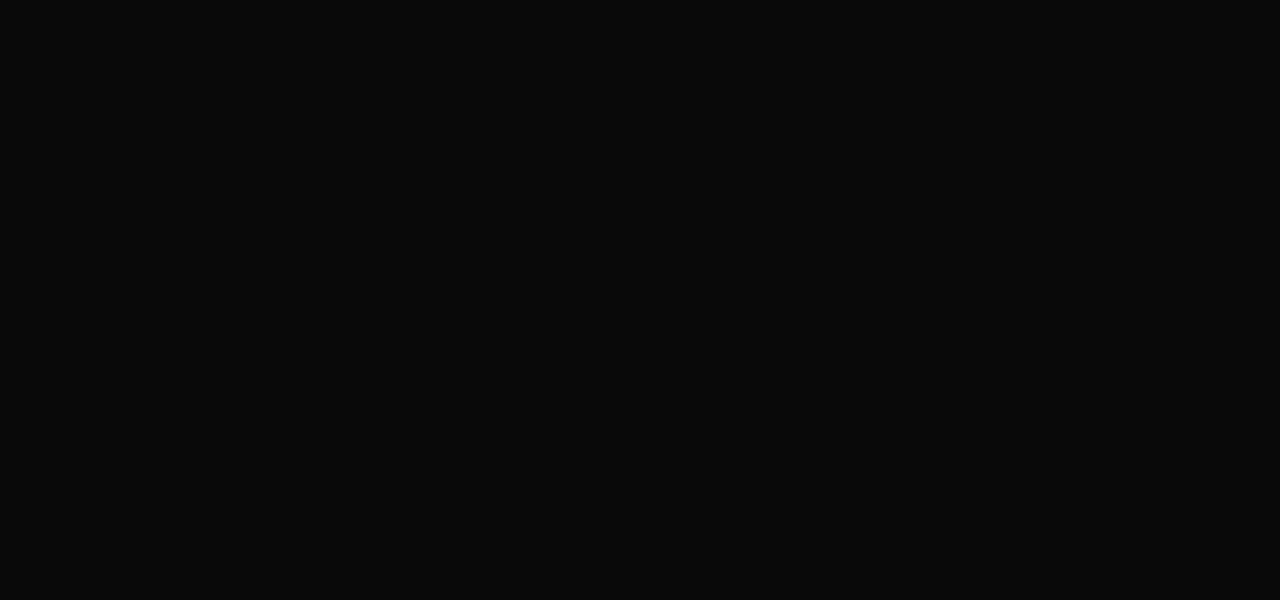
<file: assets/drawer-scroll-website-reference.html>
<!DOCTYPE html>
<html lang="en">
<head>
  <meta charset="utf-8" />
  <meta name="viewport" content="width=device-width,initial-scale=1" />
  <title>Drawer Scroll Effect — content-only fade</title>
  <style>
    * { box-sizing: border-box; margin: 0; padding: 0; }
    html, body { height: 100%; }
    body {
      font-family: -apple-system, BlinkMacSystemFont, "Segoe UI", Roboto, "Helvetica Neue", Arial, sans-serif;
      background: #0a0a0a;
      overflow-x: hidden;
      overflow-y: auto;
    }

    /* creates scrollable space */
    .page-container { height: 600vh; position: relative; }

    /* fixed viewport wrapper that holds absolute sections */
    .sections-wrapper {
      position: fixed;
      top: 0; left: 0;
      width: 100%; height: 100vh;
      pointer-events: none; /* let page scrolling pass through; each section itself allows interactions */
    }

    /* each full-screen layer */
    .drawer-section {
      position: absolute;
      top: 0; left: 0;
      width: 100%; height: 100vh;
      display: flex;
      align-items: center;
      justify-content: center;
      pointer-events: auto; /* allow clicks inside */
      /* only translate for sliding — no scale, no opacity on the section itself */
      transition: transform 320ms cubic-bezier(.2,.9,.2,1);
      will-change: transform;
    }

    /* stacking order (later sections above earlier ones) */
    .drawer-section:nth-child(1){ z-index: 1; background: linear-gradient(135deg,#667eea 0%,#764ba2 100%); }
    .drawer-section:nth-child(2){ z-index: 2; background: linear-gradient(135deg,#f093fb 0%,#f5576c 100%); }
    .drawer-section:nth-child(3){ z-index: 3; background: linear-gradient(135deg,#4facfe 0%,#00f2fe 100%); }
    .drawer-section:nth-child(4){ z-index: 4; background: linear-gradient(135deg,#43e97b 0%,#38f9d7 100%); }
    .drawer-section:nth-child(5){ z-index: 5; background: linear-gradient(135deg,#fa709a 0%,#fee140 100%); }

    /* content area — this is the only thing that fades */
    .section-content {
      text-align: center; color: #fff; padding: 2rem; max-width: 900px;
      position: relative; z-index: 2;
      transition: opacity 260ms linear;
      will-change: opacity;
    }

    .section-content h1 { font-size: clamp(2.2rem, 7vw, 4.4rem); margin-bottom: 0.75rem; line-height: 1.05; }
    .section-content p { font-size: clamp(1rem, 2vw, 1.3rem); opacity: 0.95; margin-bottom: 1.25rem; font-weight: 300; }

    .cta-button {
      display: inline-block; padding: 0.9rem 2rem;
      background: rgba(255,255,255,0.14); border: 2px solid rgba(255,255,255,0.18);
      border-radius: 40px; color: white; text-decoration: none; font-weight: 500;
      backdrop-filter: blur(8px);
    }

    .scroll-indicator { position: fixed; bottom: 2rem; left: 50%; transform: translateX(-50%); z-index: 300; color: #fff; text-align:center; transition: opacity 220ms linear; }
    .scroll-indicator svg{ width: 28px; height: 28px; fill: #fff; opacity: 0.75; }
    .scroll-text { font-size: 0.9rem; opacity: 0.75; margin-top: 0.45rem; }

    .nav-dots { position: fixed; right: 2rem; top: 50%; transform: translateY(-50%); z-index: 300; display:flex; flex-direction: column; gap: 0.9rem; }
    .nav-dot { width: 12px; height: 12px; border-radius: 50%; background: rgba(255,255,255,0.25); border: 2px solid rgba(255,255,255,0.35); cursor: pointer; transition: all 180ms ease; }
    .nav-dot.active { background: #fff; transform: scale(1.2); }


    .bg-shape { position: absolute; border-radius: 50%; filter: blur(60px); opacity: 0.18; pointer-events: none; }
    .bg-shape-1 { width: 400px; height: 400px; background: rgba(255,255,255,0.08); top: 10%; left: 10%; }
    .bg-shape-2 { width: 300px; height: 300px; background: rgba(255,255,255,0.12); bottom: 18%; right: 14%; }

    @media (max-width: 768px) {
      .nav-dots { right: 1rem; }
      .section-content { padding: 1.25rem; }
    }
  </style>
</head>
<body>
  <div class="page-container"></div>

  <div class="sections-wrapper" id="sectionsWrapper">
    <div class="drawer-section" data-section="0">
      <div class="bg-shape bg-shape-1"></div>
      <div class="bg-shape bg-shape-2"></div>
      <div class="section-content">
        <h1>Welcome to Innovation</h1>
        <p>Experience the future of web design with smooth, engaging scroll interactions that tell your story one layer at a time.</p>
        <a href="#" class="cta-button">Explore More</a>
      </div>
    </div>

    <div class="drawer-section" data-section="1">
      <div class="bg-shape bg-shape-1"></div>
      <div class="section-content">
        <h1>Crafted Experiences</h1>
        <p>Every scroll reveals a new chapter. We build immersive digital experiences that captivate and convert your audience.</p>
        <a href="#" class="cta-button">Learn How</a>
      </div>
    </div>

    <div class="drawer-section" data-section="2">
      <div class="bg-shape bg-shape-2"></div>
      <div class="section-content">
        <h1>Performance Matters</h1>
        <p>Lightning-fast load times meet stunning visuals. Our solutions are optimized for speed without compromising on beauty.</p>
        <a href="#" class="cta-button">See Results</a>
      </div>
    </div>

    <div class="drawer-section" data-section="3">
      <div class="bg-shape bg-shape-1"></div>
      <div class="section-content">
        <h1>Built to Scale</h1>
        <p>From startups to enterprises, our architecture grows with your ambitions. Robust, reliable, and ready for tomorrow.</p>
        <a href="#" class="cta-button">Start Building</a>
      </div>
    </div>

    <div class="drawer-section" data-section="4">
      <div class="bg-shape bg-shape-2"></div>
      <div class="section-content">
        <h1>Let's Connect</h1>
        <p>Ready to transform your digital presence? Let's create something extraordinary together.</p>
        <a href="#" class="cta-button">Get In Touch</a>
      </div>
    </div>
  </div>

  <div class="scroll-indicator" id="scrollIndicator">
    <svg viewBox="0 0 24 24"><path d="M7 10l5 5 5-5z"/></svg>
    <div class="scroll-text">Scroll to explore</div>
  </div>

  <div class="nav-dots" id="navDots"></div>

  <script>
    const sections = Array.from(document.querySelectorAll('.drawer-section'));
    const navDotsContainer = document.getElementById('navDots');
    const scrollIndicator = document.getElementById('scrollIndicator');
    const progressBar = document.getElementById('progressBar');

    const TOTAL_SECTIONS = sections.length;
    let SECTION_HEIGHT = window.innerHeight * 1.2;

    // create nav dots
    sections.forEach((s, i) => {
      const dot = document.createElement('div');
      dot.className = 'nav-dot' + (i === 0 ? ' active' : '');
      dot.addEventListener('click', () => {
        window.scrollTo({ top: i * SECTION_HEIGHT, behavior: 'smooth' });
      });
      navDotsContainer.appendChild(dot);
    });
    const navDots = Array.from(document.querySelectorAll('.nav-dot'));

    const clamp = (v, a, b) => Math.max(a, Math.min(b, v));

    function handleScroll() {
      const scrollTop = window.pageYOffset || document.documentElement.scrollTop;
      const maxScroll = document.documentElement.scrollHeight - window.innerHeight;
      const scrollProgress = maxScroll > 0 ? clamp(scrollTop / maxScroll, 0, 1) : 0;
      progressBar.style.width = `${scrollProgress * 100}%`;

      const currentSectionFloat = scrollTop / SECTION_HEIGHT;
      navDots.forEach((dot, i) => dot.classList.toggle('active', i === Math.round(currentSectionFloat)));

      // Reset all contents to visible by default (we only fade specific previous content during slide)
      sections.forEach((s) => {
        const c = s.querySelector('.section-content');
        if (c) c.style.opacity = '1';
      });

      sections.forEach((section, index) => {
        const content = section.querySelector('.section-content');
        // first section: keep background fixed, fade content as we scroll away
        if (index === 0) {
          section.style.transform = 'translateY(0)'; // background stays put
          const fadeProgress = clamp(scrollTop / SECTION_HEIGHT, 0, 1);
          if (content) content.style.opacity = String(Math.max(0, 1 - fadeProgress * 0.95));
          return;
        }

        const sectionStart = (index - 1) * SECTION_HEIGHT;
        const sectionEnd = index * SECTION_HEIGHT;

        // before we reach the section: keep it positioned below viewport
        if (scrollTop < sectionStart) {
          section.style.transform = 'translateY(100vh)';
          // content left visible (unless later faded by other logic)
          return;
        }

        // while the section is sliding up into view
        if (scrollTop >= sectionStart && scrollTop <= sectionEnd) {
          const slideProgress = clamp((scrollTop - sectionStart) / SECTION_HEIGHT, 0, 1);
          const translateY = (1 - slideProgress) * 100; // vh
          section.style.transform = `translateY(${translateY}vh)`;

          // fade ONLY the previous section's content (so the previous background stays intact)
          const prevContent = sections[index - 1].querySelector('.section-content');
          if (prevContent) prevContent.style.opacity = String(Math.max(0, 1 - slideProgress * 0.95));

          // If this is the LAST section, we intentionally DO NOT fade its content
          if (index === TOTAL_SECTIONS - 1) {
            if (content) content.style.opacity = '1';
          } else {
            // normal incoming section content stays visible
            if (content) content.style.opacity = '1';
          }
          return;
        }

        // fully in view
        if (scrollTop > sectionEnd) {
          section.style.transform = 'translateY(0)';
          // content should be fully visible for all except if we want a special case (not here)
          if (content) content.style.opacity = '1';
        }
      });

      // hide hint after some scroll
      scrollIndicator.style.opacity = (scrollTop > 100 ? '0' : '1');

      // subtle parallax on shapes
      document.querySelectorAll('.bg-shape').forEach((shape, i) => {
        const speed = (i + 1) * 0.04;
        shape.style.transform = `translateY(${-(scrollTop * speed)}px)`;
      });
    }

    function initPositions() {
      SECTION_HEIGHT = window.innerHeight * 1.2;
      sections.forEach((s, i) => {
        if (i === 0) {
          s.style.transform = 'translateY(0)';
        } else {
          s.style.transform = 'translateY(100vh)';
        }
        const c = s.querySelector('.section-content');
        if (c) c.style.opacity = '1';
      });
    }

    window.addEventListener('scroll', handleScroll, { passive: true });
    window.addEventListener('resize', () => { initPositions(); handleScroll(); });

    initPositions();
    handleScroll();
  </script>
</body>
</html>
</file>
<file: css/main.css>
/* ==========================================================================
   Portfolio CSS - Optimized & Clean
   ========================================================================== */

/* CSS Custom Properties */
:root {
  /* Colors */
  --primary: #8B4513;
  --primary-dark: #654321;
  --primary-light: #A0522D;
  --secondary: #8B7D6B;
  --accent: #D2B48C;
  --accent-light: #DEB887;
  
  /* Neutral Colors */
  --white: #ffffff;
  --black: #000000;
  
  /* Theme Colors */
  --background: #faf9f7;
  --surface: #f5f3f0;
  --text-primary: #3d2914;
  --text-secondary: #5d4e37;
  --text-muted: #8B7D6B;
  --border: #e8e3dd;
  --shadow: rgba(139, 69, 19, 0.15);
  
  /* Typography */
  --font-primary: 'Inter', -apple-system, BlinkMacSystemFont, 'Segoe UI', system-ui, sans-serif;
  --font-mono: 'JetBrains Mono', 'SF Mono', Monaco, 'Cascadia Code', 'Roboto Mono', Consolas, 'Courier New', monospace;
  
  /* Font Sizes */
  --text-xs: 0.75rem;
  --text-sm: 0.875rem;
  --text-base: 1rem;
  --text-lg: 1.125rem;
  --text-xl: 1.25rem;
  --text-2xl: 1.5rem;
  --text-3xl: 1.875rem;
  --text-4xl: 2.25rem;
  --text-5xl: 3rem;
  --text-6xl: 3.75rem;
  --text-7xl: 4.5rem;
  
  /* Responsive Typography */
  --heading-1: clamp(2.5rem, 5vw, 4rem);
  --heading-2: clamp(2rem, 4vw, 3rem);
  --heading-3: clamp(1.5rem, 3vw, 2rem);
  --body: clamp(1rem, 2vw, 1.125rem);
  
  /* Spacing */
  --space-xs: 0.5rem;
  --space-sm: 1rem;
  --space-md: 1.5rem;
  --space-lg: 2rem;
  --space-xl: 3rem;
  --space-2xl: 4rem;
  --space-3xl: 6rem;
  
  /* Layout */
  --container-max: 1200px;
  --nav-height: 4rem;
  
  /* Border Radius */
  --radius-sm: 0.375rem;
  --radius-md: 0.5rem;
  --radius-lg: 0.75rem;
  --radius-xl: 1rem;
  --radius-2xl: 1.5rem;
  --radius-3xl: 2rem;
  --radius-full: 9999px;
  
  /* Shadows */
  --shadow-sm: 0 1px 2px 0 rgba(0, 0, 0, 0.05);
  --shadow-md: 0 4px 6px -1px rgba(0, 0, 0, 0.1), 0 2px 4px -1px rgba(0, 0, 0, 0.06);
  --shadow-lg: 0 10px 15px -3px rgba(0, 0, 0, 0.1), 0 4px 6px -2px rgba(0, 0, 0, 0.05);
  --shadow-xl: 0 20px 25px -5px rgba(0, 0, 0, 0.1), 0 10px 10px -5px rgba(0, 0, 0, 0.04);
  
  /* Transitions */
  --transition-fast: 0.15s ease;
  --transition-base: 0.3s ease;
  --transition-slow: 0.5s ease;
  
  /* Z-index */
  --z-dropdown: 1000;
  --z-sticky: 1020;
  --z-fixed: 1030;
  --z-modal: 1040;
  --z-popover: 1050;
  --z-tooltip: 1060;
  --z-cursor: 10000;
}

/* ==========================================================================
   Reset & Base Styles
   ========================================================================== */

*,
*::before,
*::after {
  box-sizing: border-box;
}

* {
  margin: 0;
  padding: 0;
}

html {
  scroll-behavior: smooth;
}

@media (prefers-reduced-motion: reduce) {
  html {
    scroll-behavior: auto;
  }
  
  *,
  *::before,
  *::after {
    animation-duration: 0.01ms !important;
    animation-iteration-count: 1 !important;
    transition-duration: 0.01ms !important;
  }
}

body {
  font-family: var(--font-primary);
  font-size: var(--body);
  line-height: 1.6;
  color: var(--text-primary);
  background-color: var(--background);
  overflow-x: hidden;
}

/* ==========================================================================
   Typography
   ========================================================================== */

h1, h2, h3, h4, h5, h6 {
  font-weight: 700;
  line-height: 1.2;
  color: var(--text-primary);
}

h1 {
  font-size: var(--heading-1);
}

h2 {
  font-size: var(--heading-2);
}

h3 {
  font-size: var(--heading-3);
}

p {
  color: var(--text-secondary);
}

a {
  color: var(--primary);
  text-decoration: none;
  transition: color var(--transition-fast);
}

a:hover {
  color: var(--primary-dark);
}

/* ==========================================================================
   Custom Cursor
   ========================================================================== */

body {
  cursor: none !important;
}

/* Hide system cursor on all interactive elements */
a, button, input, textarea, select, [role="button"], [onclick], .project-card, .skill-item {
  cursor: none !important;
}

/* Show system cursor on mobile devices */
@media (max-width: 768px) {
  body {
    cursor: auto;
  }
  
  .cursor {
    display: none;
  }
}

.cursor {
  position: fixed;
  top: 0;
  left: 0;
  pointer-events: none;
  z-index: var(--z-cursor);
  mix-blend-mode: difference;
  opacity: 0;
  transition: opacity 0.3s ease;
}

.cursor__circle {
  position: fixed;
  top: 0;
  left: 0;
  width: 20px;
  height: 20px;
  border: 1px solid var(--primary);
  border-radius: 50%;
  transition: width var(--transition-fast), height var(--transition-fast);
}

/* Hover state - larger circle */
.cursor--hover .cursor__circle {
  width: 32px;
  height: 32px;
}

/* Click state */
.cursor--click .cursor__circle {
  transform: scale(0.8);
}

/* ==========================================================================
   Buttons
   ========================================================================== */

.btn--primary {
  display: inline-flex;
  align-items: center;
  justify-content: center;
  gap: var(--space-xs);
  padding: var(--space-sm) var(--space-lg);
  background: var(--primary);
  color: var(--white);
  border: none;
  border-radius: var(--radius-md);
  font-size: var(--text-base);
  font-weight: 600;
  text-decoration: none;
  cursor: pointer;
  position: relative;
  overflow: hidden;
  z-index: 1;
  transition: all var(--transition-base);
}

.btn--primary::after {
  content: '';
  position: absolute;
  bottom: -150px;
  left: -120px;
  width: 0;
  height: 0;
  background: #393632;
  border-radius: 50%;
  transition: all 0.8s cubic-bezier(0.25, 0.46, 0.45, 0.94);
  z-index: -1;
}

.btn--primary:hover {
  color: var(--white);
}

.btn--primary:hover::after {
  width: 500px;
  height: 500px;
}

/* ==========================================================================
   Drawer Scroll Effect Styles
   ========================================================================== */

/* Creates scrollable space */
.page-container { 
  height: 600vh; 
  position: relative; 
}

/* Fixed viewport wrapper that holds absolute sections */
.sections-wrapper {
  position: fixed;
  top: 0; 
  left: 0;
  width: 100%; 
  height: 100vh;
  pointer-events: none; /* let page scrolling pass through; each section itself allows interactions */
}

/* Each full-screen layer */
.drawer-section {
  position: absolute;
  top: 0; 
  left: 0;
  width: 100%; 
  height: 100vh;
  display: flex;
  align-items: center;
  justify-content: center;
  pointer-events: auto; /* allow clicks inside */
  transition: transform 320ms cubic-bezier(.2,.9,.2,1);
  will-change: transform;
  /* subtle themed shadow */
  box-shadow: var(--shadow-lg) inset 0 0 0 rgba(0,0,0,0);
}

/* Background layer for first section */
.drawer-section--has-bg { 
  position: relative; 
}

.drawer-section--has-bg .drawer-bg {
  position: absolute; 
  inset: 0; 
  overflow: hidden; 
  z-index: 0;
}

.drawer-hero-canvas {
  position: absolute; 
  inset: 0; 
  width: 100%; 
  height: 100%; 
  display: block; 
  pointer-events: none;
}

/* Reuse site's grid animation via hero__lines, ensure it sits above canvas */
.drawer-section--has-bg .hero__lines { 
  pointer-events: none; 
  z-index: 1; 
  opacity: 0.6;
  position: absolute;
  top: -50px;
  left: -50px;
  width: calc(100% + 100px);
  height: calc(100% + 100px);
  background-image: 
    linear-gradient(90deg, var(--border) 1px, transparent 1px),
    linear-gradient(var(--border) 1px, transparent 1px);
  background-size: 50px 50px;
  animation: moveLines 20s linear infinite;
}

@keyframes moveLines {
  0% { transform: translate(0, 0); }
  100% { transform: translate(50px, 50px); }
}

/* Section alignments */
.drawer-section#hero {
  align-items: flex-start;    /* vertical alignment: top */
  justify-content: flex-start; /* horizontal alignment: left */
}

.drawer-section#about {
  align-items: flex-start;    
  justify-content: flex-start; 
}

.drawer-section#projects {
  align-items: flex-start;    
  justify-content: flex-start; 
}

.drawer-section#experience {
  align-items: flex-start;    
  justify-content: flex-start; 
}

/* Stacking order (later sections above earlier ones) and themed backgrounds */
.drawer-section:nth-child(1){ 
  z-index: 1; 
  background: var(--background); 
}

.drawer-section:nth-child(2){ 
  z-index: 2; 
  background: var(--surface); 
  border-top-left-radius: var(--radius-3xl); 
  border-top-right-radius: var(--radius-3xl); 
  overflow: hidden; 
}

.drawer-section:nth-child(3){ 
  z-index: 3; 
  background: var(--background); 
  border-top-left-radius: var(--radius-3xl); 
  border-top-right-radius: var(--radius-3xl); 
  overflow: hidden; 
}

.drawer-section:nth-child(4){ 
  z-index: 4; 
  background: var(--accent-light); 
  border-top-left-radius: var(--radius-3xl); 
  border-top-right-radius: var(--radius-3xl); 
  overflow: hidden; 
}

.drawer-section:nth-child(5){ 
  z-index: 5; 
  background: var(--background); 
  border-top-left-radius: var(--radius-3xl); 
  border-top-right-radius: var(--radius-3xl); 
  overflow: hidden; 
}

/* Content area — themed text colors; this is the only thing that fades */
.section-content {
  text-align: center; 
  color: var(--text-primary); 
  padding: 0 6vw;
  position: relative; 
  z-index: 2;
  transition: opacity 260ms linear;
  will-change: opacity;
  width: 100%;
  max-width: 100%;
}

.section-content h1 { 
  font-size: clamp(2.2rem, 7vw, 4.4rem); 
  margin-bottom: 0.75rem; 
  line-height: 1.05; 
}

.section-content p { 
  font-size: clamp(1rem, 2vw, 1.3rem); 
  opacity: 0.95; 
  margin-bottom: 1.25rem; 
  font-weight: 400; 
  color: var(--text-secondary); 
}

.scroll-indicator { 
  position: fixed; 
  bottom: 2rem; 
  left: 50%; 
  transform: translateX(-50%); 
  z-index: 300; 
  color: var(--text-secondary); 
  text-align: center; 
  transition: opacity 220ms linear; 
}

.scroll-indicator svg { 
  width: 28px; 
  height: 28px; 
  fill: var(--text-secondary); 
  opacity: 0.75; 
}

.scroll-text { 
  font-size: 0.9rem; 
  opacity: 0.75; 
  margin-top: 0.45rem; 
}

.nav-dots { 
  position: fixed; 
  right: 2rem; 
  top: 50%; 
  transform: translateY(-50%); 
  z-index: 300; 
  display: flex; 
  flex-direction: column; 
  gap: 0.9rem; 
}

.nav-dot { 
  width: 12px; 
  height: 12px; 
  border-radius: 50%; 
  background: var(--surface); 
  border: 2px solid var(--border); 
  cursor: pointer; 
  transition: all 180ms ease; 
}

.nav-dot.active { 
  background: var(--primary); 
  border-color: var(--primary); 
  transform: scale(1.2); 
}
    
/* Top navigation bar for drawer layout */
.hero-nav {
  position: absolute;
  top: 0;
  left: 6vw;
  right: 6vw;
  height: var(--nav-height);
  z-index: 10;
  pointer-events: auto;
  display: flex;
  align-items: center;
  justify-content: space-between;
  max-width: 88vw;
  margin-left: 0;
}

.hero-nav .nav-text {
  color: var(--text-primary);
  font-weight: 600;
  font-size: 1.1rem;
}

.hero-nav .nav-links {
  display: flex;
  gap: 2rem;
}

.hero-nav .nav-link {
  position: relative;
  color: var(--text-secondary);
  text-decoration: none;
  font-size: 0.95rem;
  padding: var(--space-xs) 0;
  transition: color var(--transition-base);
}

.hero-nav .nav-link::after {
  content: '';
  position: absolute;
  bottom: 0;
  left: 0;
  width: 0;
  height: 2px;
  background: var(--primary);
  transition: width var(--transition-base);
}

.hero-nav .nav-link:hover {
  color: var(--primary);
}

.hero-nav .nav-link:hover::after {
  width: 100%;
}

/* Giant headline and content for first section */
.hero-header {
  margin-top: 24vh;
  max-width: 88vw;
  text-align: left;
}

.hero-headline {
  font-weight: 800;
  letter-spacing: 0.04em;
  text-transform: uppercase;
  color: var(--text-primary);
  line-height: 0.9;
  width: 75vw; /* cover ~3/4 of screen width */
  font-size: clamp(4rem, 12vw, 18rem);
  white-space: nowrap;
  margin: 0;
  padding: 0;
  text-indent: -0.05em; /* Optical adjustment for large fonts */
}

.hero-header p {
  margin-top: var(--space-sm);
  font-size: clamp(1rem, 2vw, 1.25rem);
  color: var(--text-secondary);
  max-width: 60vw;
}

/* Productivity Tools Section */
.hero-tools {
  margin-top: var(--space-lg);
  display: flex;
  align-items: center;
  gap: var(--space-md);
}

.tools-label {
  font-size: var(--text-sm);
  color: var(--text-muted);
  font-weight: 500;
  letter-spacing: 0.05em;
  text-transform: uppercase;
}

.tools-icons {
  display: flex;
  gap: var(--space-sm);
}

.tool-link {
  display: inline-flex;
  align-items: center;
  justify-content: center;
  width: 2.5rem;
  height: 2.5rem;
  border-radius: var(--radius-lg);
  background: var(--white);
  box-shadow: var(--shadow-sm);
  transition: all var(--transition-base);
  border: 1px solid var(--border);
}

.tool-link:hover {
  transform: translateY(-2px);
  box-shadow: var(--shadow-lg);
  border-color: var(--primary-light);
}

.tool-link:focus {
  outline: 2px solid var(--primary);
  outline-offset: 2px;
}

.tool-icon {
  width: 1.5rem;
  height: 1.5rem;
  transition: transform var(--transition-base);
}

.tool-link:hover .tool-icon {
  transform: scale(1.1);
}

/* About section specific styles */
.about-container {
  display: flex;
  align-items: center;
  gap: var(--space-xl);
  margin-top: 12vh;
  width: 100%;
  max-width: 88vw;
}

.about-title {
  font-size: clamp(3.5rem, 10vw, 8rem);
  font-weight: 800;
  letter-spacing: 0.02em;
  text-transform: uppercase;
  color: var(--text-primary);
  line-height: 0.9;
  margin-bottom: var(--space-lg);
}

.about-text {
  flex: 0 0 70%;
  text-align: left;
}

.about-description {
  margin-bottom: var(--space-xl);
}

.about-description p {
  font-size: clamp(1rem, 2vw, 1.25rem);
  color: var(--text-secondary);
  line-height: 1.6;
  margin-bottom: var(--space-md);
}

.about-stats {
  display: flex;
  gap: var(--space-xl);
  margin-top: var(--space-xl);
}

.stat-card {
  text-align: center;
  padding: var(--space-lg) var(--space-md);
  background: rgba(255, 255, 255, 0.05);
  border: 1px solid var(--border);
  border-radius: var(--radius-lg);
  backdrop-filter: blur(10px);
  transition: transform var(--transition-base), box-shadow var(--transition-base);
  min-width: 120px;
}

.stat-card:hover {
  transform: translateY(-2px);
  box-shadow: var(--shadow-lg);
}

.stat-number {
  font-size: clamp(2rem, 4vw, 3rem);
  font-weight: 700;
  color: var(--primary);
  margin-bottom: var(--space-xs);
  line-height: 1;
}

.stat-label {
  font-size: clamp(0.85rem, 1.5vw, 1rem);
  color: var(--text-secondary);
  font-weight: 500;
  margin: 0;
}

.about-image {
  flex: 0 0 30%;
  display: flex;
  align-items: center;
  justify-content: center;
}

.about-image-container {
  position: relative;
  width: 100%;
  height: 100%;
  display: flex;
  align-items: center;
  justify-content: center;
}

.about-photo {
  width: 100%;
  height: auto;
  max-height: 60vh;
  border-radius: var(--radius-lg);
  filter: drop-shadow(var(--shadow-lg));
  object-fit: contain;
}

/* Projects section specific styles */
.projects-header {
  text-align: left;
  max-width: 88vw;
  margin-top: 12vh;
}

.projects-title {
  font-size: clamp(3.5rem, 10vw, 8rem);
  font-weight: 800;
  letter-spacing: 0.02em;
  text-transform: uppercase;
  color: var(--text-primary);
  line-height: 0.9;
  margin-bottom: var(--space-lg);
}

.projects-filters {
  display: flex;
  gap: var(--space-md);
  margin-bottom: var(--space-xl);
  flex-wrap: wrap;
}

.drawer-filter-btn {
  background: rgba(255, 255, 255, 0.1);
  border: 1px solid rgba(0, 0, 0, 0.3);
  color: var(--text-secondary);
  padding: 0.6rem 1.2rem;
  border-radius: var(--radius-lg);
  font-size: 0.9rem;
  font-weight: 500;
  cursor: pointer;
  transition: all var(--transition-base);
  backdrop-filter: blur(10px);
}

.drawer-filter-btn:hover {
  background: rgba(255, 255, 255, 0.15);
  border-color: var(--primary);
  color: var(--text-primary);
  transform: translateY(-1px);
}

.drawer-filter-btn--active {
  background: var(--primary);
  border-color: var(--primary);
  color: var(--white);
}

.drawer-filter-btn--active:hover {
  background: var(--primary-dark);
  border-color: var(--primary-dark);
}

.projects-container {
  display: flex;
  gap: var(--space-lg);
  overflow-x: auto;
  overflow-y: hidden;
  padding: var(--space-md) 0 calc(var(--space-md) + 10px) 0;
  scroll-behavior: smooth;
  -webkit-overflow-scrolling: touch;
  scroll-snap-type: x mandatory;
  width: 100%;
  margin-bottom: var(--space-lg);
  
  /* Hide native scrollbar */
  scrollbar-width: none; /* Firefox */
  -ms-overflow-style: none; /* IE/Edge */
}

.projects-container::-webkit-scrollbar {
  display: none; /* Chrome/Safari/WebKit */
}

/* Custom scrollbar for projects */
.projects-scrollbar {
  position: relative;
  height: 12px;
  background: var(--border);
  border-radius: 0;
  margin: var(--space-sm) 0 var(--space-lg) 0;
  max-width: 600px;
  cursor: pointer;
  overflow: hidden;
  opacity: 0;
  transition: opacity var(--transition-base);
}

.projects-scrollbar--visible {
  opacity: 1;
}

.projects-scrollbar-track {
  position: absolute;
  inset: 0;
  background: var(--border);
  border-radius: 0;
}

.projects-scrollbar-thumb {
  position: absolute;
  height: 100%;
  background: var(--text-primary);
  border-radius: 0;
  cursor: grab;
  transition: all var(--transition-base);
  box-shadow: 0 0 8px rgba(61, 41, 20, 0.3);
}

.projects-scrollbar-thumb:hover {
  background: var(--text-primary);
  transform: scaleY(1.5);
}

.projects-scrollbar-thumb.dragging {
  cursor: grabbing;
  background: var(--text-primary);
  border: 1px solid var(--text-primary);
  transform: scaleY(1.8);
}

.projects-container.grabbing {
  cursor: grabbing;
}

.drawer-project-card {
  flex: 0 0 280px;
  min-width: 280px;
  max-width: 280px;
  background: rgba(255, 255, 255, 0.05);
  border: 1px solid rgba(0, 0, 0, 0.3);
  border-radius: var(--radius-lg);
  overflow: hidden;
  backdrop-filter: blur(10px);
  transition: transform var(--transition-base), box-shadow var(--transition-base);
  min-height: 240px;
  scroll-snap-align: start;
  flex-shrink: 0;
}

.drawer-project-card:hover {
  transform: translateY(-4px);
  box-shadow: var(--shadow-lg);
}

.drawer-project-image {
  height: 120px;
  background: linear-gradient(135deg, var(--primary), var(--accent));
  display: flex;
  align-items: center;
  justify-content: center;
  position: relative;
  overflow: hidden;
}

.drawer-project-image img {
  width: 100%;
  height: 100%;
  object-fit: cover;
  transition: transform var(--transition-base);
}

.drawer-project-card:hover .drawer-project-image img {
  transform: scale(1.05);
}

.drawer-project-info {
  padding: var(--space-md);
}

.drawer-project-title {
  font-size: 1rem;
  font-weight: 600;
  color: var(--text-primary);
  margin-bottom: var(--space-xs);
  line-height: 1.2;
}

.drawer-project-card .drawer-project-info .drawer-project-description {
  font-size: 1.0rem;
  color: var(--text-secondary);
  line-height: 1.3;
  margin-bottom: var(--space-sm);
}

.drawer-project-tags {
  display: flex;
  flex-wrap: wrap;
  gap: 0.25rem;
}

.drawer-project-tag {
  background: rgba(255, 255, 255, 0.1);
  color: var(--text-secondary);
  padding: 0.15rem 0.4rem;
  border-radius: var(--radius-sm);
  font-size: 0.65rem;
  font-weight: 500;
  border: 1px solid rgba(0, 0, 0, 0.2);
}

/* Experience/Skills section specific styles */
.experience-header {
  text-align: left;
  max-width: 88vw;
  margin-top: 12vh;
}

.experience-title {
  font-size: clamp(3.5rem, 10vw, 8rem);
  font-weight: 800;
  letter-spacing: 0.02em;
  text-transform: uppercase;
  color: var(--text-primary);
  line-height: 0.9;
  margin-bottom: var(--space-xl);
}

.skills-container {
  display: grid;
  grid-template-columns: repeat(auto-fit, minmax(200px, 1fr));
  gap: var(--space-lg);
  margin-top: var(--space-3xl);
}

.skills-column h3 {
  font-size: 1.2rem;
  font-weight: 600;
  color: var(--primary);
  margin-bottom: var(--space-sm);
}

.skills-column ul {
  list-style: none;
  padding: 0;
  margin: 0;
}

.skills-column li {
  padding: var(--space-xs) 0;
  color: var(--text-secondary);
  font-size: 1rem;
}

/* Drawer layout responsive styles */
@media (max-width: 768px) {
  .nav-dots { right: 1rem; }
  .section-content { padding: 1.25rem; }
  .hero-header { left: 5vw; top: 10vh; }
  .hero-headline { width: 86vw; font-size: clamp(3rem, 16vw, 10rem); }
  
  .about-container { margin-left: 5vw; margin-top: 10vh; max-width: 90vw; }
  .about-image { position: static; transform: none; max-width: 100%; margin-top: var(--space-lg); }
  .about-title { font-size: clamp(2.5rem, 12vw, 5rem); }
  .about-stats { flex-direction: column; gap: var(--space-md); }
  .stat-card { min-width: auto; }
  
  .hero-tools { flex-direction: column; align-items: flex-start; gap: var(--space-sm); margin-top: var(--space-md); }
  .tools-icons { gap: var(--space-xs); }
  
  .projects-header { margin-left: 5vw; margin-top: 6vh; max-width: 90vw; }
  .projects-title { font-size: clamp(2.5rem, 12vw, 5rem); }
  .drawer-project-card { flex: 0 0 250px; min-width: 250px; max-width: 250px; }
  
  /* Hide custom scrollbar on mobile, use native scrolling */
  .projects-scrollbar {
    display: none;
  }
  
  .projects-container {
    scroll-snap-type: x mandatory;
    scrollbar-width: thin;
    scrollbar-color: var(--border) transparent;
    -ms-overflow-style: auto;
  }
  
  .projects-container::-webkit-scrollbar {
    display: block;
    height: 3px;
  }
  
  .projects-container::-webkit-scrollbar-track {
    background: var(--surface);
  }
  
  .projects-container::-webkit-scrollbar-thumb {
    background: var(--border);
    border-radius: 3px;
  }
  
  .experience-header { margin-left: 5vw; margin-top: 10vh; max-width: 90vw; }
  .experience-title { font-size: clamp(2.5rem, 12vw, 5rem); }
  .skills-container { grid-template-columns: repeat(auto-fit, minmax(150px, 1fr)); gap: var(--space-md); }
}

/* Focus styles for accessibility */
*:focus {
  outline: 2px solid var(--primary);
  outline-offset: 2px;
}

button:focus,
input:focus,
textarea:focus,
select:focus {
  outline: none;
  box-shadow: 0 0 0 3px rgba(37, 99, 235, 0.3);
}
</file>
